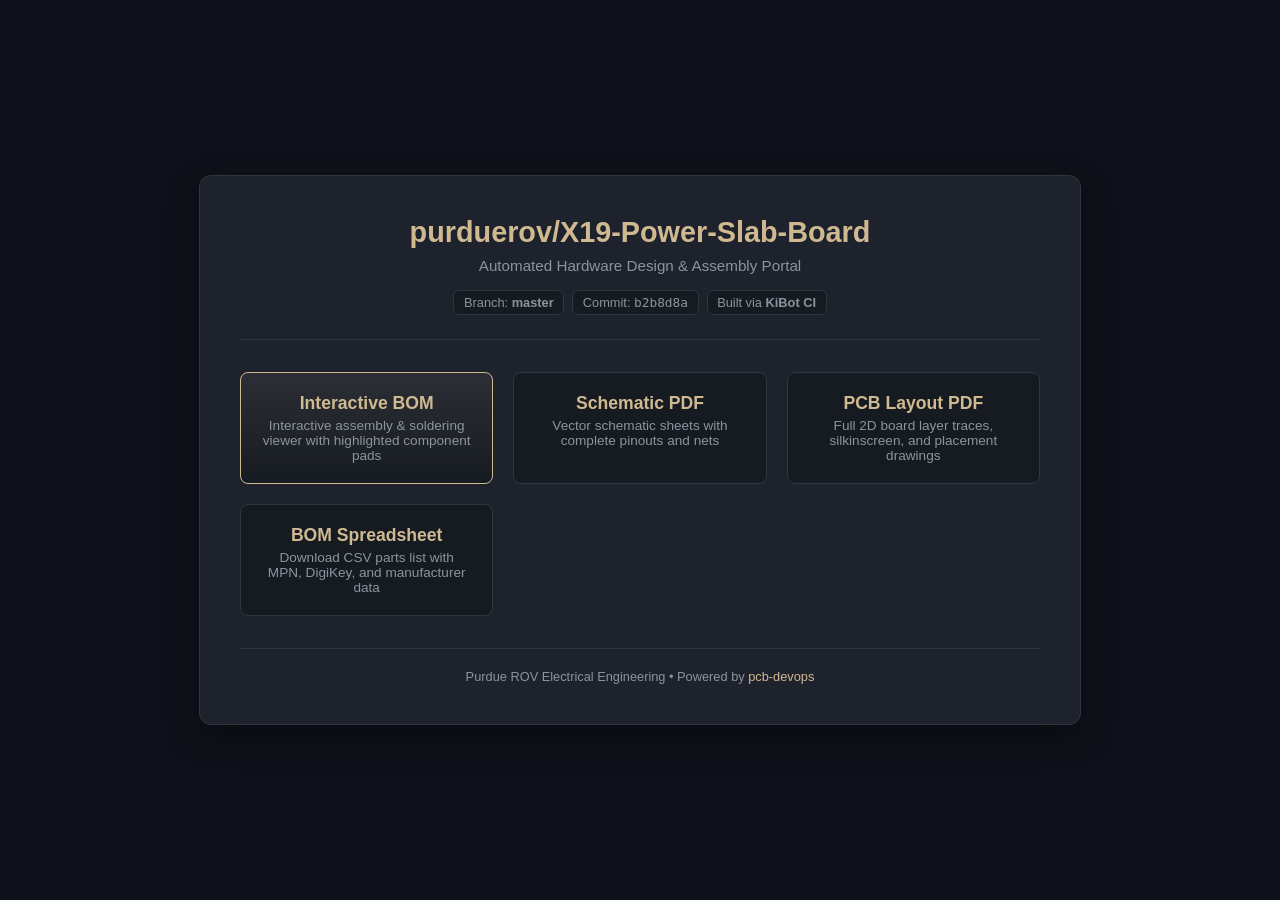
<file: index.html>
<!DOCTYPE html>
<html lang="en">
<head>
    <meta charset="UTF-8">
    <meta name="viewport" content="width=device-width, initial-scale=1.0">
    <title>purduerov/X19-Power-Slab-Board | Hardware Design Portal</title>
    <style>
        :root {
            --bg: #0f111a;
            --surface: #1e222d;
            --surface-hover: #282e3d;
            --accent: #cfb991; /* Purdue Gold */
            --accent-hover: #e5cf9f;
            --text: #f0f3f6;
            --text-muted: #8b949e;
            --border: #30363d;
            --card-radius: 12px;
        }
        body {
            font-family: -apple-system, BlinkMacSystemFont, "Segoe UI", Roboto, Helvetica, Arial, sans-serif;
            background-color: var(--bg);
            color: var(--text);
            margin: 0;
            padding: 2rem 1rem;
            display: flex;
            justify-content: center;
            align-items: center;
            min-height: 100vh;
            box-sizing: border-box;
        }
        .container {
            max-width: 800px;
            width: 100%;
            background: var(--surface);
            border: 1px solid var(--border);
            border-radius: var(--card-radius);
            padding: 2.5rem;
            box-shadow: 0 12px 32px rgba(0, 0, 0, 0.4);
        }
        .header {
            text-align: center;
            margin-bottom: 2rem;
            border-bottom: 1px solid var(--border);
            padding-bottom: 1.5rem;
        }
        .header h1 {
            margin: 0 0 0.5rem 0;
            color: var(--accent);
            font-size: 1.8rem;
            font-weight: 700;
        }
        .header p {
            margin: 0;
            color: var(--text-muted);
            font-size: 0.95rem;
        }
        .meta-badges {
            display: flex;
            justify-content: center;
            gap: 0.5rem;
            margin-top: 1rem;
            flex-wrap: wrap;
        }
        .badge {
            background: #161b22;
            border: 1px solid var(--border);
            padding: 0.25rem 0.6rem;
            border-radius: 6px;
            font-size: 0.8rem;
            color: var(--text-muted);
        }
        .cards-grid {
            display: grid;
            grid-template-columns: repeat(auto-fit, minmax(220px, 1fr));
            gap: 1.25rem;
            margin-bottom: 2rem;
        }
        .card {
            background: #161b22;
            border: 1px solid var(--border);
            border-radius: 8px;
            padding: 1.25rem;
            text-decoration: none;
            color: var(--text);
            display: flex;
            flex-direction: column;
            align-items: center;
            text-align: center;
            transition: all 0.2s ease;
        }
        .card:hover {
            background: var(--surface-hover);
            border-color: var(--accent);
            transform: translateY(-2px);
        }
        .card-icon {
            font-size: 2rem;
            margin-bottom: 0.75rem;
        }
        .card-title {
            font-weight: 600;
            font-size: 1.1rem;
            margin-bottom: 0.25rem;
            color: var(--accent);
        }
        .card-desc {
            font-size: 0.85rem;
            color: var(--text-muted);
        }
        .featured {
            border-color: var(--accent);
            background: linear-gradient(180deg, rgba(207, 185, 145, 0.08) 0%, #161b22 100%);
        }
        .footer {
            text-align: center;
            font-size: 0.8rem;
            color: var(--text-muted);
            border-top: 1px solid var(--border);
            padding-top: 1.25rem;
        }
        .footer a {
            color: var(--accent);
            text-decoration: none;
        }
        .footer a:hover {
            text-decoration: underline;
        }
    </style>
</head>
<body>
    <div class="container">
        <div class="header">
            <h1>purduerov/X19-Power-Slab-Board</h1>
            <p>Automated Hardware Design & Assembly Portal</p>
            <div class="meta-badges">
                <span class="badge">Branch: <strong>master</strong></span>
                <span class="badge">Commit: <code>b2b8d8a</code></span>
                <span class="badge">Built via <strong>KiBot CI</strong></span>
            </div>
        </div>

        <div class="cards-grid">

            <a href="X19-Power-Slab-Board-iBOM.html" class="card featured" target="_blank">
                <div class="card-title">Interactive BOM</div>
                <div class="card-desc">Interactive assembly & soldering viewer with highlighted component pads</div>
            </a>

            <a href="X19-Power-Slab-Board-Schematic.pdf" class="card" target="_blank">
                <div class="card-title">Schematic PDF</div>
                <div class="card-desc">Vector schematic sheets with complete pinouts and nets</div>
            </a>

            <a href="X19-Power-Slab-Board-Layout.pdf" class="card" target="_blank">
                <div class="card-title">PCB Layout PDF</div>
                <div class="card-desc">Full 2D board layer traces, silkinscreen, and placement drawings</div>
            </a>

            <a href="X19-Power-Slab-Board-BOM.csv" class="card" download>
                <div class="card-title">BOM Spreadsheet</div>
                <div class="card-desc">Download CSV parts list with MPN, DigiKey, and manufacturer data</div>
            </a>

        </div>

        <div class="footer">
            Purdue ROV Electrical Engineering &bull; Powered by <a href="https://github.com/purduerov/pcb-devops" target="_blank">pcb-devops</a>
        </div>
    </div>
</body>
</html>
</file>
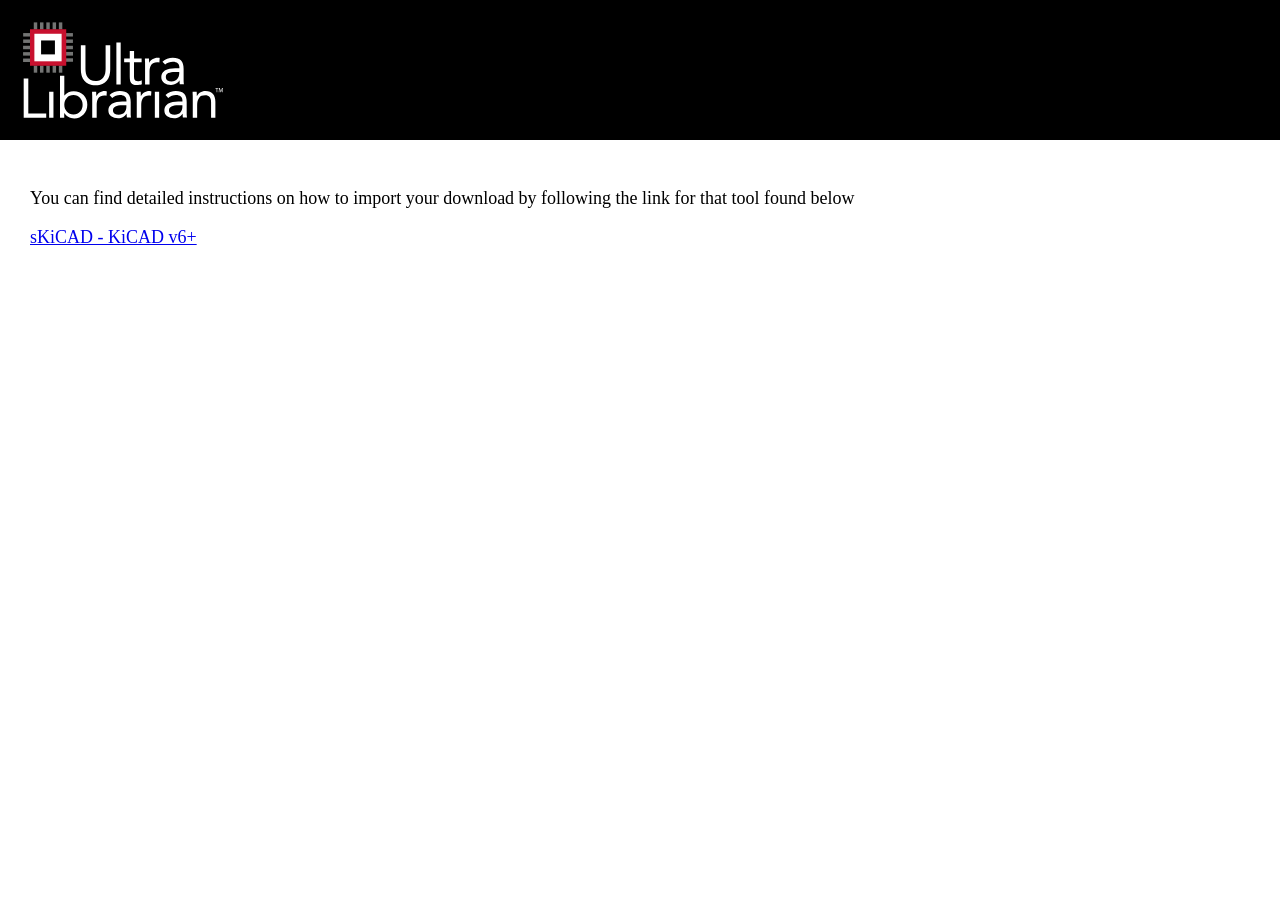
<file: DigikeyParts/STM32C542CCT6/ImportGuides.html>
<html>
	<head>
	</head>
	<body style="padding: 0px;margin: 0px;font-size: 18px;">
		<div style="background: black;">
			<svg version="1.1" id="Layer_1" xmlns="http://www.w3.org/2000/svg" xmlns:xlink="http://www.w3.org/1999/xlink" x="0px" y="0px"
				 viewBox="0 0 266 130" style="enable-background:new 0 0 266 130; height: 100px;padding: 20px;" xml:space="preserve">
			<style type="text/css">
				.st0{fill:#FFFFFF;}
				.st1{fill:#737473;}
				.st2{fill:#C8102E;}
			</style>
			<g>
				<path class="st0" d="M117.3,32.7v31.5c0,2.8-0.3,5.4-1,7.9s-1.8,4.7-3.3,6.6c-1.5,1.9-3.5,3.4-5.9,4.5s-5.4,1.7-8.9,1.7
					s-6.5-0.6-8.9-1.7c-2.4-1.1-4.4-2.6-5.9-4.5s-2.6-4.1-3.3-6.6s-1-5.1-1-7.9V32.7h6v30.7c0,2.1,0.2,4.1,0.6,6
					c0.4,1.9,1.2,3.6,2.2,5.1s2.4,2.7,4,3.6c1.7,0.9,3.8,1.3,6.3,1.3s4.7-0.4,6.3-1.3c1.7-0.9,3-2.1,4-3.6s1.7-3.2,2.2-5.1
					c0.4-1.9,0.6-3.9,0.6-6V32.7H117.3L117.3,32.7z M125.3,83.7V29.3h5.6v54.4H125.3z M158.1,50v4.8h-9.9v16.9l0.1,3.1
					c0,0.9,0.2,1.8,0.6,2.4c0.3,0.7,0.8,1.2,1.5,1.7c0.7,0.4,1.6,0.6,2.9,0.6c0.8,0,1.7-0.1,2.5-0.3c0.9-0.2,1.7-0.5,2.4-0.9l0.2,5.1
					c-1,0.4-2,0.7-3.2,0.9s-2.3,0.3-3.3,0.3c-2,0-3.6-0.3-4.8-0.8s-2.1-1.3-2.8-2.2s-1.1-2.1-1.3-3.6s-0.3-3-0.3-4.7V54.8h-7.3V50h7.3
					v-9.6h5.6V50H158.1L158.1,50z M162.6,83.7V58c0-1.5,0-3-0.1-4.3s-0.1-2.6-0.1-3.7h5.3l0.1,2.7l0.1,2.8h0.1c0.4-0.8,0.9-1.6,1.6-2.4
					c0.7-0.8,1.5-1.5,2.5-2.1s2-1.1,3.2-1.4s2.5-0.5,3.9-0.5c0.4,0,0.8,0,1.2,0.1c0.4,0,0.8,0.1,1.2,0.3l-0.4,5.7c-1-0.3-2-0.4-3-0.4
					c-3.5,0-6,1.1-7.5,3.3c-1.6,2.2-2.3,5.3-2.3,9.2v16.4H162.6L162.6,83.7z M188.7,58l-3.5-3.7c1.7-1.8,3.8-3.1,6.2-3.9
					c2.4-0.8,4.8-1.3,7.2-1.3c5,0,8.6,1.2,10.8,3.5c2.2,2.4,3.3,5.9,3.3,10.7v14.5c0,1,0,2,0.1,3s0.2,2,0.4,2.8h-5.4
					c-0.2-0.8-0.3-1.6-0.3-2.6v-2.5h-0.1c-1.1,1.7-2.6,3.1-4.4,4.2c-1.8,1.1-4.1,1.7-6.7,1.7c-1.7,0-3.3-0.2-4.9-0.6
					c-1.5-0.4-2.8-1.1-4-1.9c-1.1-0.8-2-1.9-2.7-3.1c-0.7-1.2-1-2.7-1-4.3c0-2.8,0.7-5,2.2-6.6c1.4-1.6,3.2-2.8,5.4-3.5
					c2.1-0.8,4.4-1.2,6.9-1.4s4.7-0.3,6.8-0.3h2.2v-1c0-2.4-0.7-4.3-2.2-5.5s-3.5-1.9-6.2-1.9c-1.8,0-3.6,0.3-5.4,0.9
					C191.6,55.8,190,56.7,188.7,58L188.7,58z M207,67.5h-5.6c-3.6,0-6.5,0.5-8.6,1.5s-3.2,2.7-3.2,5c0,2.1,0.7,3.6,2.1,4.5
					s3.2,1.3,5.3,1.3c1.6,0,3.1-0.3,4.3-0.8c1.2-0.6,2.2-1.3,3.1-2.2c0.8-0.9,1.4-2,1.9-3.2c0.4-1.2,0.7-2.5,0.7-3.9L207,67.5L207,67.5
					z"/>
				<rect x="26" y="3.1" class="st1" width="4.5" height="9.3"/>
				<rect x="34.2" y="3.1" class="st1" width="4.5" height="9.3"/>
				<rect x="42.4" y="3.1" class="st1" width="4.5" height="9.3"/>
				<rect x="50.5" y="3.1" class="st1" width="4.5" height="9.3"/>
				<rect x="59.6" y="17" class="st1" width="9.2" height="4.5"/>
				<rect x="59.6" y="25.3" class="st1" width="9.2" height="4.5"/>
				<rect x="59.6" y="33.5" class="st1" width="9.2" height="4.5"/>
				<rect x="59.7" y="49.8" class="st1" width="9.2" height="4.5"/>
				<rect x="59.4" y="41.5" class="st1" width="9.5" height="4.8"/>
				<rect x="50.5" y="59.2" class="st1" width="4.5" height="9.3"/>
				<rect x="42.4" y="59.2" class="st1" width="4.5" height="9.3"/>
				<rect x="34.2" y="59.2" class="st1" width="4.5" height="9.3"/>
				<rect x="26" y="59.2" class="st1" width="4.5" height="9.3"/>
				<rect x="17.9" y="59.2" class="st1" width="4.5" height="9.3"/>
				<rect x="4" y="50.1" class="st1" width="9.2" height="4.5"/>
				<rect x="4" y="41.8" class="st1" width="9.2" height="4.5"/>
				<rect x="4" y="33.5" class="st1" width="9.2" height="4.5"/>
				<rect x="4.1" y="25.3" class="st1" width="9.2" height="4.5"/>
				<rect x="4.1" y="17" class="st1" width="9.2" height="4.5"/>
				<rect x="17.9" y="3.1" class="st1" width="4.5" height="9.3"/>
				<polygon class="st2" points="13,11.9 60.1,11.9 60.1,59.4 13,59.4 	"/>
				<rect x="18.7" y="17.9" class="st0" width="35.4" height="35.8"/>
				<rect x="27.4" y="26.6" width="18" height="18.1"/>
				<path class="st0" d="M4.8,127V76h6v45.4h23.3v5.6H4.8z M37.9,127V93.3h5.6V127H37.9z M52,127V72.6h5.6v25.6h0.1
					c1.5-1.8,3.3-3.2,5.4-4.2c2-1,4.3-1.5,6.7-1.5c2.6,0,5.1,0.4,7.2,1.3c2.2,0.9,4,2.1,5.6,3.7c1.5,1.6,2.7,3.5,3.6,5.6
					c0.9,2.2,1.3,4.5,1.3,7.1s-0.4,4.9-1.3,7.1c-0.9,2.2-2.1,4-3.6,5.6s-3.3,2.8-5.4,3.7c-2.1,0.9-4.3,1.3-6.6,1.3c-3,0-5.7-0.7-8-2
					s-3.9-2.9-5-4.9h-0.1v6L52,127L52,127z M57.6,110.2c0,1.8,0.3,3.4,0.8,4.9c0.6,1.5,1.4,2.8,2.4,4c1.1,1.1,2.3,2,3.8,2.7
					c1.5,0.6,3.1,1,4.9,1c1.8,0,3.5-0.3,4.9-1c1.5-0.6,2.7-1.5,3.8-2.7c1.1-1.1,1.9-2.4,2.4-4c0.6-1.5,0.8-3.2,0.8-4.9
					c0-1.8-0.3-3.4-0.8-4.9c-0.6-1.5-1.4-2.8-2.4-4c-1.1-1.1-2.3-2-3.8-2.7c-1.5-0.6-3.1-1-4.9-1c-1.8,0-3.5,0.3-4.9,1
					c-1.5,0.6-2.7,1.5-3.8,2.7c-1.1,1.1-1.9,2.4-2.4,4C57.9,106.8,57.6,108.4,57.6,110.2L57.6,110.2z M93.9,127v-25.7
					c0-1.5,0-3-0.1-4.3s-0.1-2.6-0.1-3.7H99l0.1,2.7l0.1,2.8h0.1c0.4-0.8,0.9-1.6,1.6-2.4c0.7-0.8,1.5-1.5,2.5-2.1s2-1.1,3.2-1.4
					c1.2-0.4,2.5-0.5,3.9-0.5c0.4,0,0.8,0,1.2,0.1c0.4,0,0.8,0.1,1.2,0.3l-0.4,5.7c-1-0.3-2-0.4-3-0.4c-3.5,0-6,1.1-7.5,3.3
					c-1.6,2.2-2.3,5.3-2.3,9.2V127L93.9,127L93.9,127z M119.9,101.3l-3.5-3.7c1.7-1.8,3.8-3.1,6.2-3.9c2.4-0.8,4.8-1.3,7.2-1.3
					c5,0,8.6,1.2,10.8,3.5s3.3,5.9,3.3,10.7v14.5c0,1,0,2,0.1,3s0.2,2,0.4,2.8H139c-0.2-0.8-0.3-1.6-0.3-2.6v-2.5h-0.1
					c-1.1,1.7-2.6,3.1-4.4,4.2c-1.8,1.1-4.1,1.7-6.7,1.7c-1.7,0-3.3-0.2-4.9-0.6s-2.8-1.1-4-1.9c-1.1-0.8-2-1.9-2.7-3.1
					c-0.7-1.2-1-2.7-1-4.3c0-2.8,0.7-5,2.2-6.6c1.4-1.6,3.2-2.8,5.4-3.5c2.1-0.8,4.4-1.2,6.9-1.4s4.7-0.3,6.8-0.3h2.2v-1
					c0-2.4-0.7-4.3-2.2-5.5s-3.5-1.9-6.2-1.9c-1.8,0-3.6,0.3-5.4,0.9C122.8,99.2,121.3,100.1,119.9,101.3L119.9,101.3z M138.3,110.8
					h-5.6c-3.6,0-6.5,0.5-8.6,1.5s-3.2,2.7-3.2,5c0,2.1,0.7,3.6,2.1,4.5c1.4,0.9,3.2,1.3,5.3,1.3c1.6,0,3.1-0.3,4.3-0.8
					c1.2-0.6,2.2-1.3,3.1-2.2c0.8-0.9,1.4-2,1.9-3.2c0.4-1.2,0.7-2.5,0.7-3.9V110.8L138.3,110.8z M151.8,127v-25.7c0-1.5,0-3-0.1-4.3
					s-0.1-2.6-0.1-3.7h5.3L157,96l0.1,2.8h0.1c0.4-0.8,0.9-1.6,1.6-2.4c0.7-0.8,1.5-1.5,2.5-2.1s2-1.1,3.2-1.4c1.2-0.4,2.5-0.5,3.9-0.5
					c0.4,0,0.8,0,1.2,0.1c0.4,0,0.8,0.1,1.2,0.3l-0.4,5.7c-1-0.3-2-0.4-3-0.4c-3.5,0-6,1.1-7.5,3.3c-1.6,2.2-2.3,5.3-2.3,9.2V127
					L151.8,127L151.8,127z M175.3,127V93.3h5.6V127H175.3z M192.7,101.3l-3.5-3.7c1.7-1.8,3.8-3.1,6.2-3.9c2.4-0.8,4.8-1.3,7.2-1.3
					c5,0,8.6,1.2,10.8,3.5c2.2,2.4,3.3,5.9,3.3,10.7v14.5c0,1,0,2,0.1,3s0.2,2,0.4,2.8h-5.4c-0.2-0.8-0.3-1.6-0.3-2.6v-2.5h-0.1
					c-1.1,1.7-2.6,3.1-4.4,4.2c-1.8,1.1-4.1,1.7-6.7,1.7c-1.7,0-3.3-0.2-4.9-0.6c-1.5-0.4-2.8-1.1-4-1.9c-1.1-0.8-2-1.9-2.7-3.1
					c-0.7-1.2-1-2.7-1-4.3c0-2.8,0.7-5,2.2-6.6c1.4-1.6,3.2-2.8,5.4-3.5c2.1-0.8,4.4-1.2,6.9-1.4s4.7-0.3,6.8-0.3h2.2v-1
					c0-2.4-0.7-4.3-2.2-5.5s-3.5-1.9-6.2-1.9c-1.8,0-3.6,0.3-5.4,0.9C195.6,99.2,194.1,100.1,192.7,101.3L192.7,101.3z M211.1,110.8
					h-5.6c-3.6,0-6.5,0.5-8.6,1.5s-3.2,2.7-3.2,5c0,2.1,0.7,3.6,2.1,4.5s3.2,1.3,5.3,1.3c1.6,0,3.1-0.3,4.3-0.8
					c1.2-0.6,2.2-1.3,3.1-2.2c0.8-0.9,1.4-2,1.9-3.2c0.4-1.2,0.7-2.5,0.7-3.9L211.1,110.8L211.1,110.8z M224.6,127v-25.7
					c0-1.5,0-3-0.1-4.3s-0.1-2.6-0.1-3.7h5.3l0.1,2.7l0.1,2.8h0.1c0.4-0.8,0.9-1.6,1.6-2.4c0.7-0.8,1.5-1.5,2.5-2.1s2-1.1,3.2-1.4
					c1.2-0.4,2.5-0.5,3.9-0.5c2.2,0,4.1,0.3,5.7,1s2.9,1.6,4,2.8s1.8,2.7,2.3,4.4s0.8,3.6,0.8,5.6V127h-5.6v-20.2
					c0-2.8-0.6-5.1-1.9-6.7c-1.2-1.6-3.2-2.4-5.8-2.4c-1.8,0-3.4,0.3-4.7,0.9c-1.3,0.6-2.4,1.5-3.2,2.7c-0.8,1.2-1.5,2.5-1.9,4.1
					s-0.6,3.3-0.6,5.3v16.4h-5.7V127z"/>
				<g>
					<path class="st0" d="M255.6,89H254v-0.6h4V89h-1.6v4.8h-0.7L255.6,89L255.6,89z"/>
					<path class="st0" d="M263.1,91.5c0-0.8-0.1-1.7-0.1-2.3l0,0c-0.2,0.6-0.4,1.3-0.7,2l-1,2.6h-0.5l-0.9-2.6
						c-0.3-0.8-0.5-1.5-0.6-2.1l0,0c0,0.7-0.1,1.6-0.1,2.4l-0.1,2.3h-0.7l0.4-5.4h0.9l0.9,2.6c0.2,0.7,0.4,1.3,0.5,1.8l0,0
						c0.1-0.5,0.3-1.1,0.6-1.8l1-2.6h0.9l0.3,5.4h-0.7L263.1,91.5z"/>
				</g>
			</g>
			</svg>
		</div>
		<div style="padding:30px;">
			<p>You can find detailed instructions on how to import your download by following the link for that tool found below</p>
			<p><p><a href="https://app.ultralibrarian.com/content/help?kicad.htm">sKiCAD - KiCAD v6+</a></p>
</p>			
		</div>
	</body>
</html>
</file>
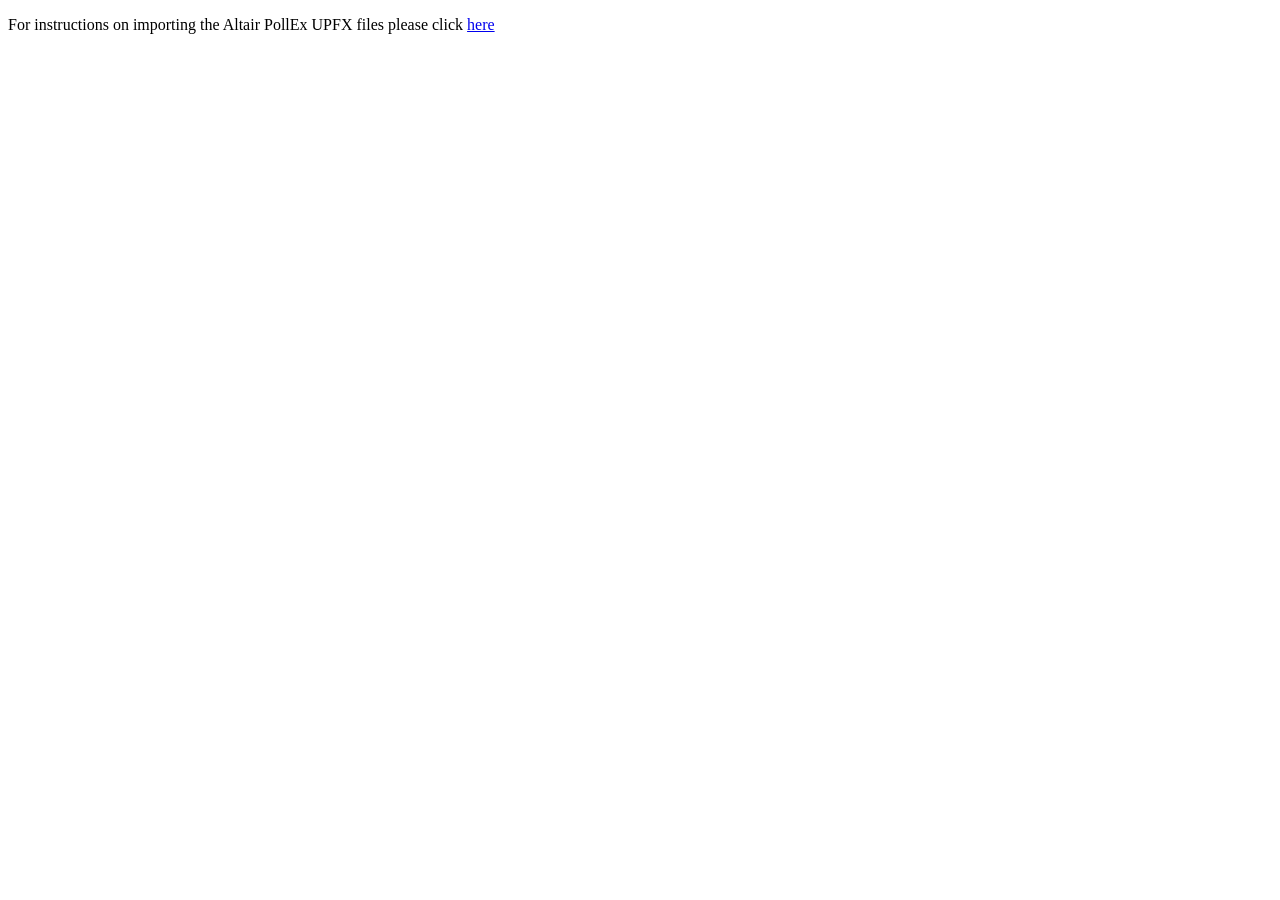
<file: DigikeyParts/E48SC12030NRFH/E48SC12030NRFH/Altair/Readme.html>
<!DOCTYPE html>
<html>
<head>
	<title>Altair PollEx</title>
</head>
<body style="font-family:verdana">
	<p>For instructions on importing the Altair PollEx UPFX files please click   <a href="https://samacsys.com/Altair-PollEx-UPFX-Import-Instructions.html">here</a></p>
</body>
</html>
</file>
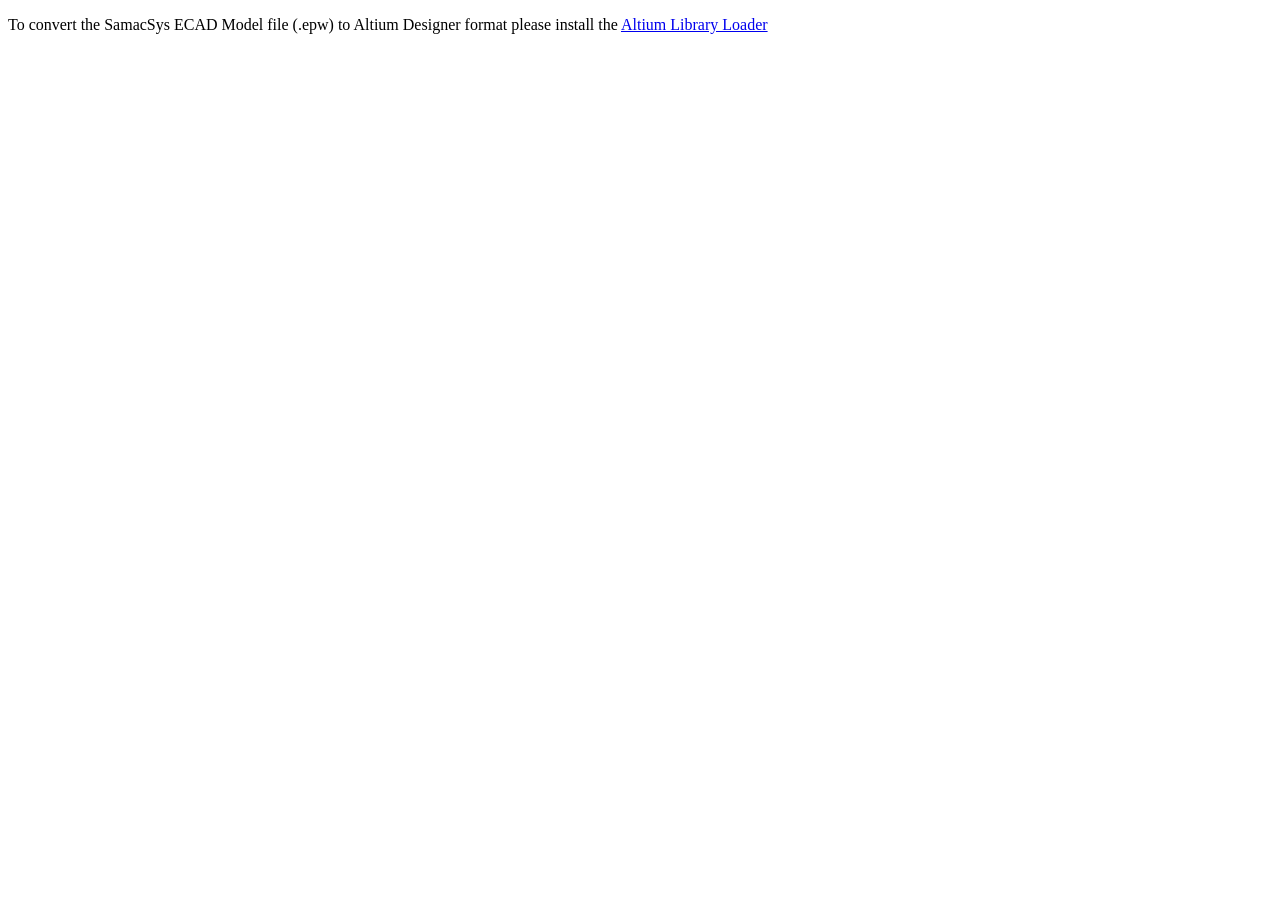
<file: DigikeyParts/E48SC12030NRFH/E48SC12030NRFH/Altium/Readme.html>
<!DOCTYPE html>
<html>
<head>
	<title>Altium Library Loader</title>
</head>
<body style="font-family:verdana">
	<p>To convert the SamacSys ECAD Model file (.epw) to Altium Designer format please install the <a href="https://www.samacsys.com/altium-designer-library-instructions/">Altium Library Loader</a></p>
</body>
</html>
</file>
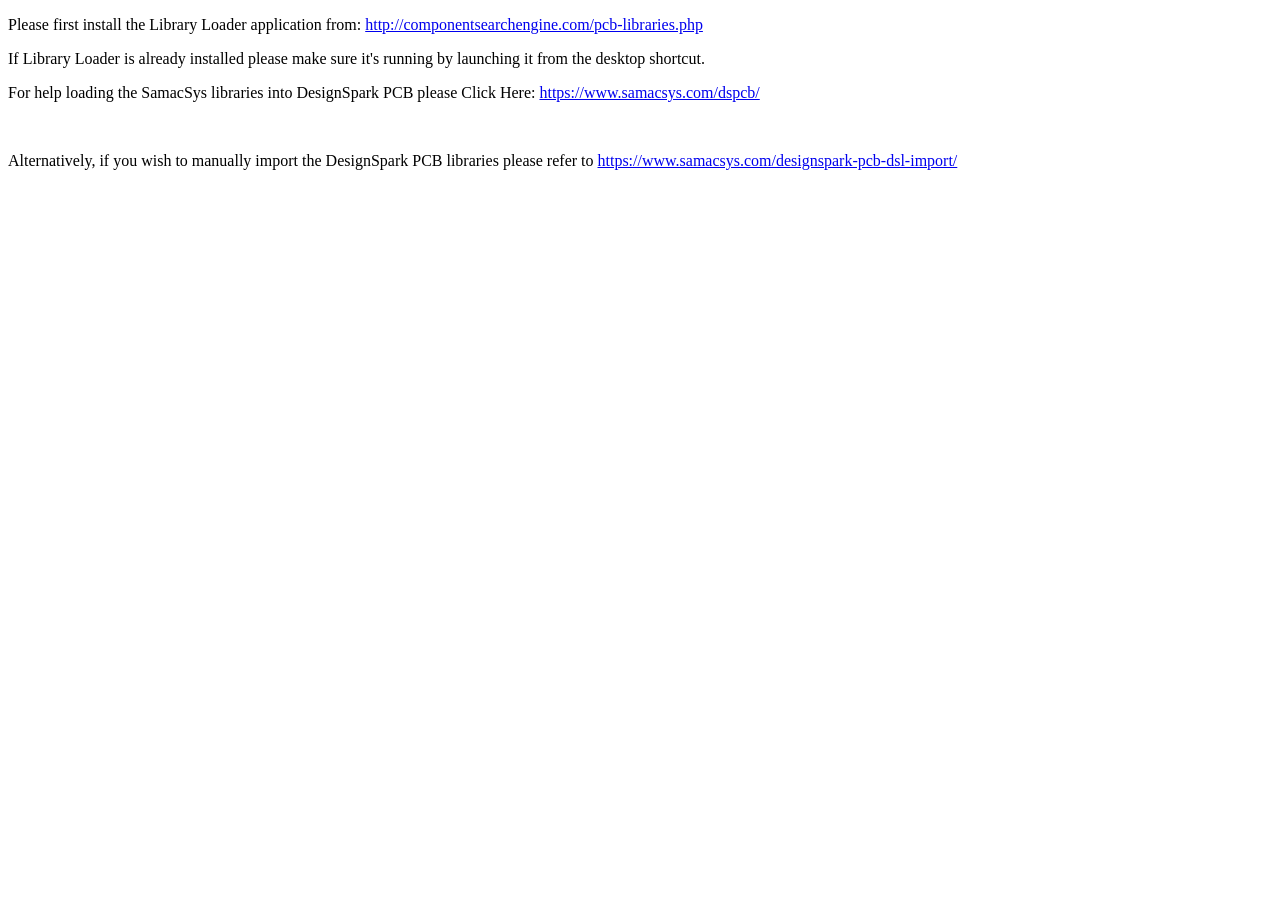
<file: DigikeyParts/E48SC12030NRFH/E48SC12030NRFH/DesignSpark PCB/Readme.html>
<!DOCTYPE html>
<html>
<head>
	<title>DesignSpark PCB</title>
</head>
<body style="font-family:verdana">
	<p>Please first install the Library Loader application from: <a href="http://componentsearchengine.com/pcb-libraries.php">http://componentsearchengine.com/pcb-libraries.php</a></p>
	<p>If Library Loader is already installed please make sure it's running by launching it from the desktop shortcut.</p>
	<p>For help loading the SamacSys libraries into DesignSpark PCB please Click Here: <a href="https://www.samacsys.com/dspcb/">https://www.samacsys.com/dspcb/</a></p><br>
	<p>Alternatively, if you wish to manually import the DesignSpark PCB libraries please refer to <a href="https://www.samacsys.com/designspark-pcb-dsl-import/">https://www.samacsys.com/designspark-pcb-dsl-import/</a></p>
</body>
</html>
</file>
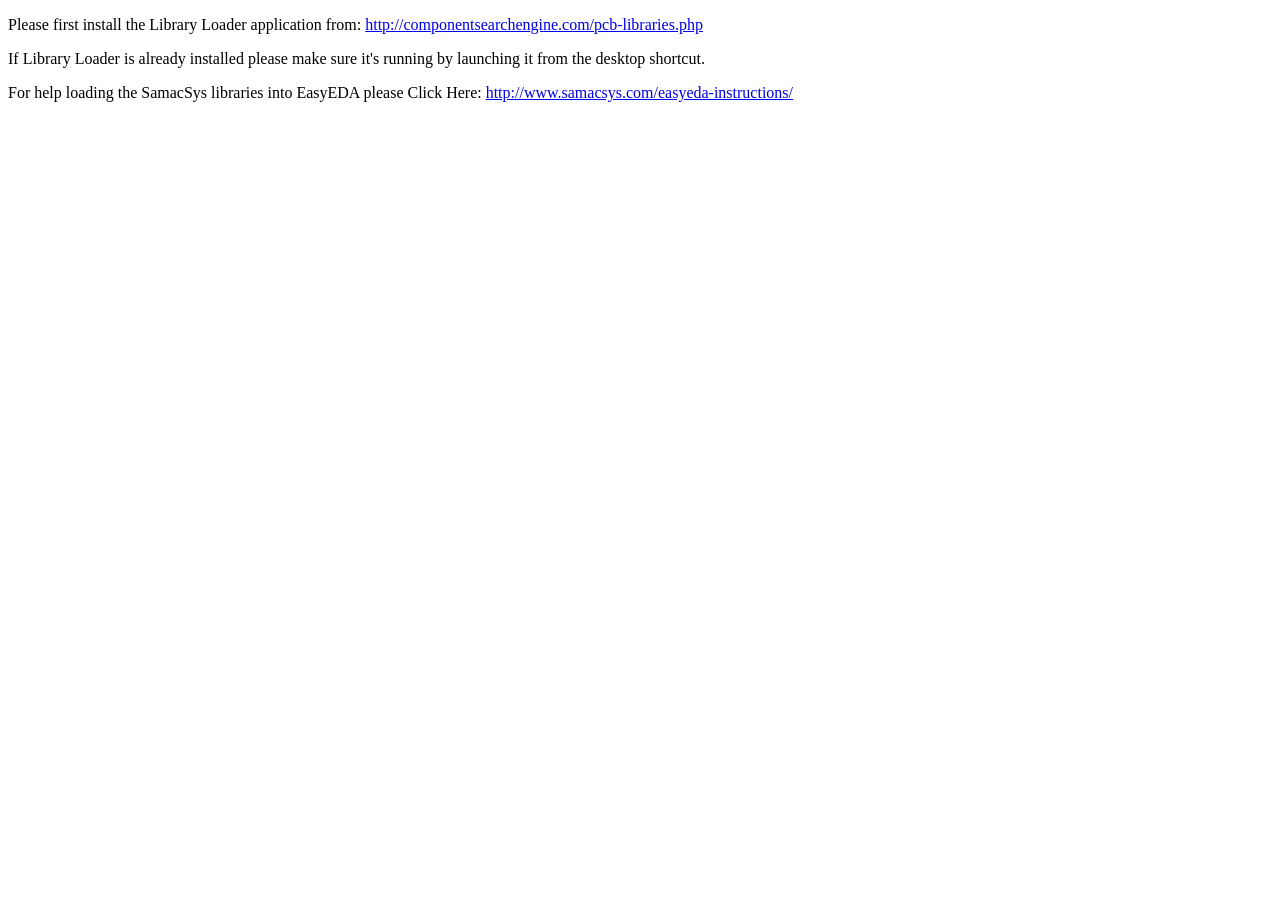
<file: DigikeyParts/E48SC12030NRFH/E48SC12030NRFH/EasyEDA/Readme.html>
<!DOCTYPE html>
<html>
<head>
	<title>Eagle</title>
</head>
<body style="font-family:verdana">
	<p>Please first install the Library Loader application from: <a href="http://componentsearchengine.com/pcb-libraries.php">http://componentsearchengine.com/pcb-libraries.php</a></p>
	<p>If Library Loader is already installed please make sure it's running by launching it from the desktop shortcut.</p>
	<p>For help loading the SamacSys libraries into EasyEDA please Click Here: <a href="http://www.samacsys.com/easyeda-instructions/">http://www.samacsys.com/easyeda-instructions/</a></p>
</body>
</html>
</file>
